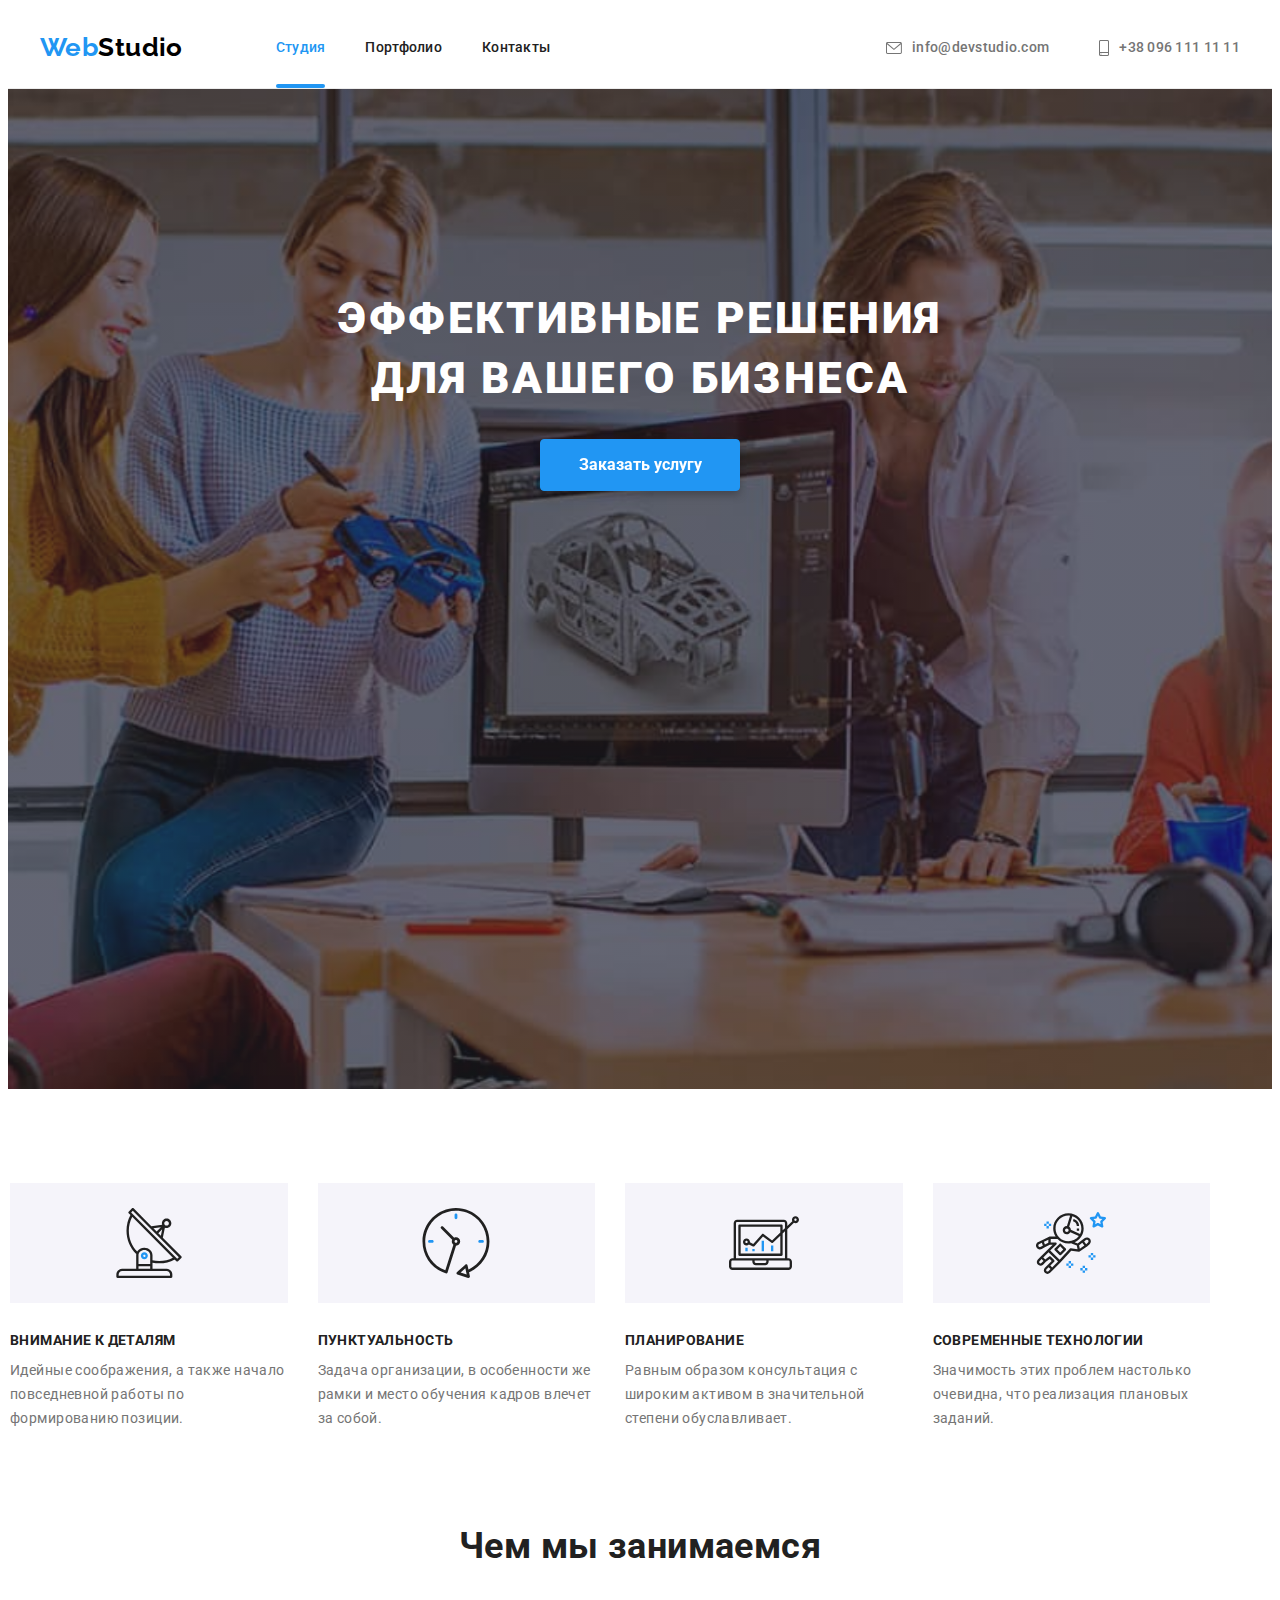
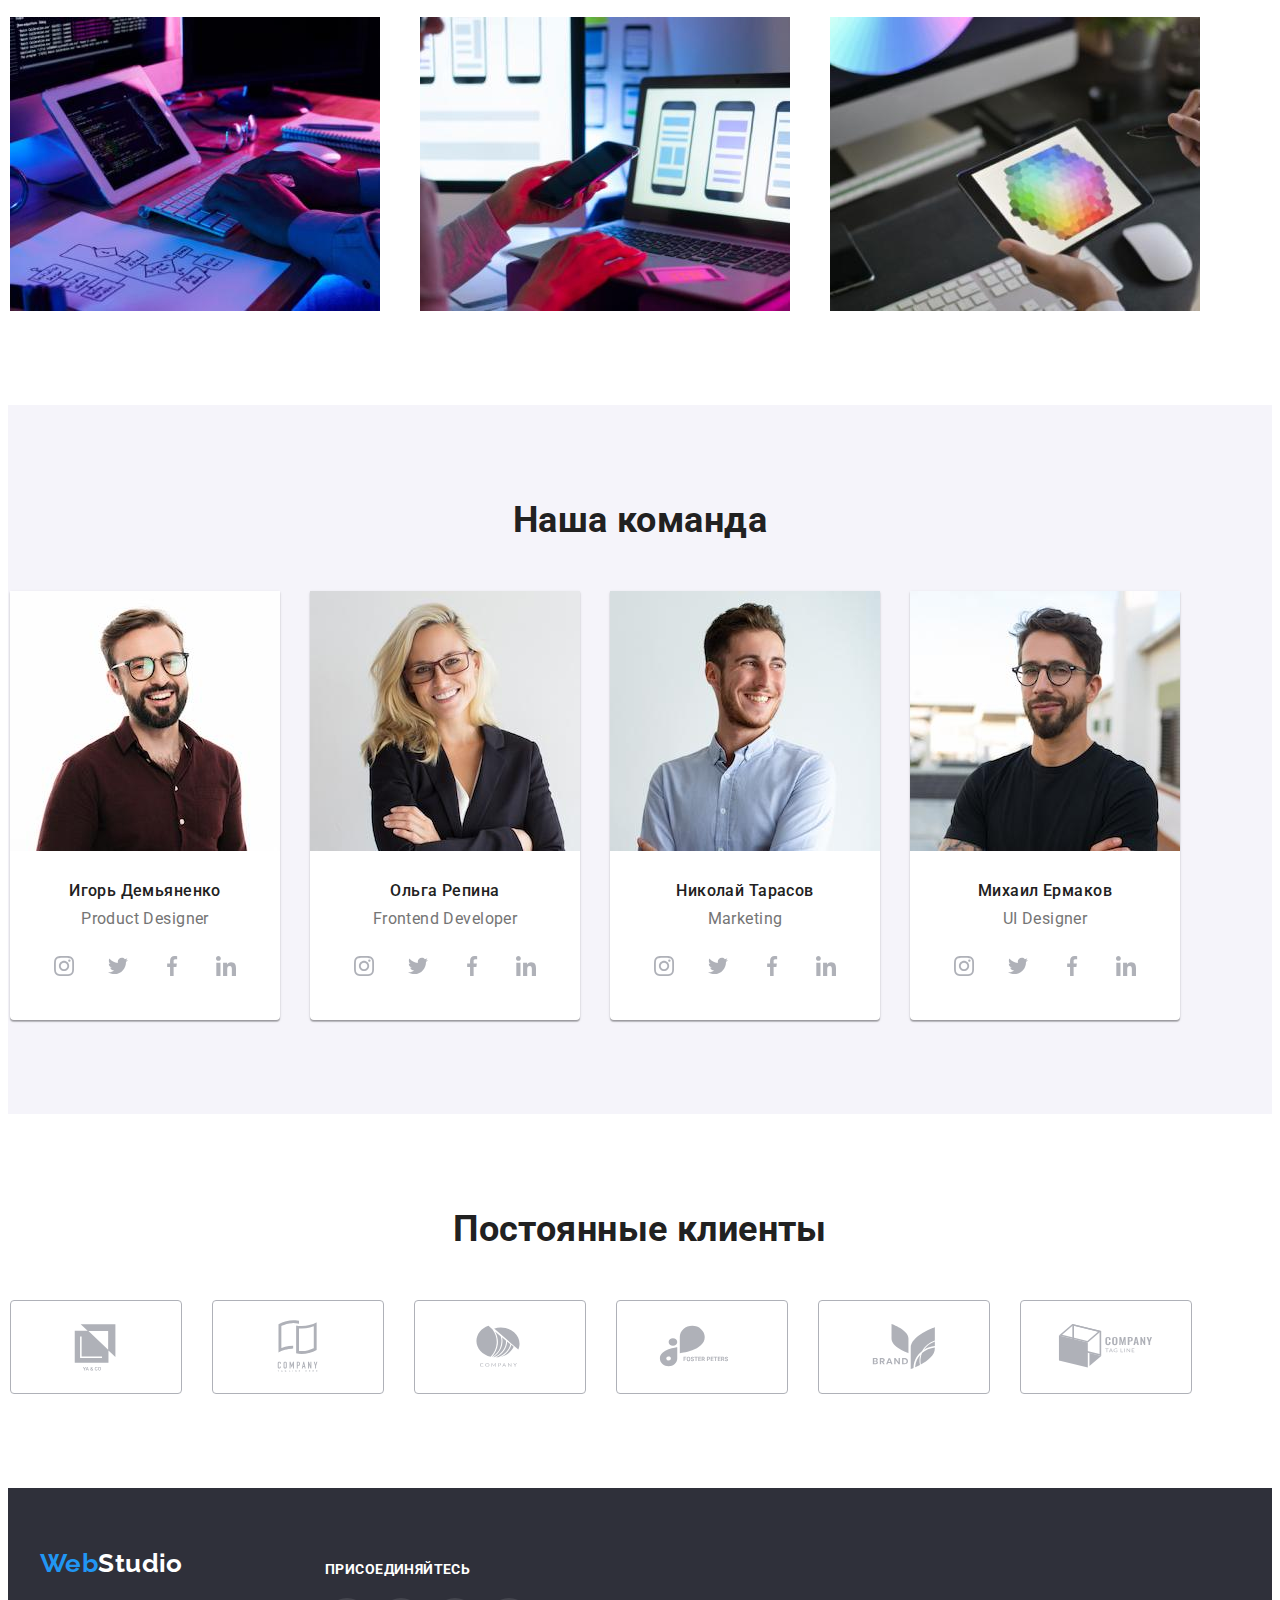
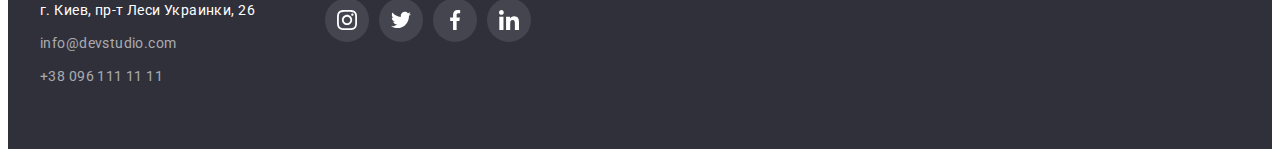
<file: index.html>
<!DOCTYPE html>
<html lang="ru">
  <head>
    <meta charset="UTF-8" />
    <meta http-equiv="X-UA-Compatible" content="IE=edge" />
    <meta name="viewport" content="width=device-width, initial-scale=1.0" />
    <link rel="preconnect" href="https://fonts.googleapis.com" />
    <link rel="preconnect" href="https://fonts.gstatic.com" crossorigin />
    <link
      href="https://fonts.googleapis.com/css2?family=Raleway:wght@700&family=Roboto:wght@400;500;700;900&display=swap"
      rel="stylesheet"
    />
    <link
      rel="stylesheet"
      href="https://cdnjs.cloudflare.com/ajax/libs/modern-normalize/1.1.0/modern-normalize.min.css"
      integrity="sha512-wpPYUAdjBVSE4KJnH1VR1HeZfpl1ub8YT/NKx4PuQ5NmX2tKuGu6U/JRp5y+Y8XG2tV+wKQpNHVUX03MfMFn9Q=="
      crossorigin="anonymous"
      referrerpolicy="no-referrer"
    />
    <title>WebStudio</title>
    <link rel="stylesheet" href="./css/styles.css" />
  </head>
  <body>
    <!----------------------Шапка---------------------->
    <header>
      <div class="container header-nav">
        <a href="./index.html" lang="en" class="logo link">
          <span>Web</span>Studio</a
        >
        <nav>
          <ul class="site-nav list">
            <li class="site-nav-item">
              <a href="./index.html" class="link current">Студия</a>
            </li>
            <li class="site-nav-item">
              <a href="./portfolio.html" class="link">Портфолио</a>
            </li>
            <li class="site-nav-item"><a href="" class="link">Контакты</a></li>
          </ul>
        </nav>
        <ul class="mail-tel list">
          <li class="mail-tel-item">
            <a href="mailto:info@devstudio.com" class="link mail"
              ><svg width="16" height="12" class="icon">
                <use href="./images/symbol-defs.svg#icon-envelope"></use>
              </svg>
              <span class="">info@devstudio.com</span>
            </a>
          </li>
          <li class="mail-tel-item">
            <a href="tel:+380961111111" class="link tel">
              <svg width="10" height="16" class="icon">
                <use href="./images/symbol-defs.svg#icon-smartphone"></use>
              </svg>
              <span>+38 096 111 11 11</span>
            </a>
          </li>
        </ul>
      </div>
    </header>
    <!---------------------- Основная часть ---------------------->
    <main>
      <!----------------------Банер---------------------->
      <section class="hero overlay">
        <div class="container">
          <h1 class="hero-title">Эффективные решения для вашего бизнеса</h1>
          <button type="button" class="hero-button button" data-modal-open>
            Заказать услугу
          </button>
        </div>
      </section>
      <!----------------------Особенности---------------------->
      <section class="features">
        <div class="container">
          <h2 class="visuallly-hidden">Особенности</h2>
          <ul class="feature-list list">
            <li class="features-item antenna">
              <div class="features-icon">
                <svg width="70" height="70">
                  <use href="./images/symbol-defs.svg#icon-antenna"></use>
                </svg>
              </div>
              <h3 class="features-title">Внимание к деталям</h3>
              <p class="features-text">
                Идейные соображения, а также начало повседневной работы по
                формированию позиции.
              </p>
            </li>
            <li class="features-item clock">
              <div class="features-icon">
                <svg width="70" height="70">
                  <use href="./images/symbol-defs.svg#icon-clock"></use>
                </svg>
              </div>
              <h3 class="features-title">Пунктуальность</h3>
              <p class="features-text">
                Задача организации, в особенности же рамки и место обучения
                кадров влечет за собой.
              </p>
            </li>
            <li class="features-item diagram">
              <div class="features-icon">
                <svg width="70" height="70">
                  <use href="./images/symbol-defs.svg#icon-diagram"></use>
                </svg>
              </div>
              <h3 class="features-title">Планирование</h3>
              <p class="features-text">
                Равным образом консультация с широким активом в значительной
                степени обуславливает.
              </p>
            </li>
            <li class="features-item astronaut">
              <div class="features-icon">
                <svg width="70" height="70">
                  <use href="./images/symbol-defs.svg#icon-astronaut"></use>
                </svg>
              </div>
              <h3 class="features-title">Современные технологии</h3>
              <p class="features-text">
                Значимость этих проблем настолько очевидна, что реализация
                плановых заданий.
              </p>
            </li>
          </ul>
        </div>
      </section>
      <!----------------------Чем мы занимаемся---------------------->
      <section class="doing">
        <div class="container">
          <h2 class="section-title">Чем мы занимаемся</h2>
          <ul class="doing-list list">
            <li class="doing-item">
              <img
                src="./images/img_scheme.jpg"
                alt="Созданиe десктопного приложения"
                width="370"
                height="294"
              />
            </li>
            <li class="doing-item">
              <img
                src="./images/img_phone.jpg"
                alt="Созданиe мобильного приложения"
                width="370"
                height="294"
              />
            </li>
            <li class="doing-item">
              <img
                src="./images/img_color.jpg"
                alt="Подбор цветовой схемы"
                width="370"
                height="294"
              />
            </li>
          </ul>
        </div>
      </section>
      <!----------------------Наша команда---------------------->
      <section class="team">
        <div class="container">
          <h2 class="section-title">Наша команда</h2>
          <ul class="team-list list">
            <li class="team-item">
              <img
                src="./images/img_demyanenko.jpg"
                alt="Игорь Демьяненко"
                width="270"
                height="260"
              />
              <div class="team-item-text">
                <h3 class="team-name">Игорь Демьяненко</h3>
                <p lang="en" class="team-position">Product Designer</p>
              </div>
              <ul class="p-social-list social-list list">
                <li class="social-list-item">
                  <a class="p-instagram link" href=""
                    ><svg width="20" height="20">
                      <use
                        href="./images/symbol-defs.svg#icon-instagram"
                      ></use></svg
                  ></a>
                </li>
                <li class="social-list-item">
                  <a class="p-twitter link" href=""
                    ><svg width="20" height="20">
                      <use
                        href="./images/symbol-defs.svg#icon-twitter"
                      ></use></svg
                  ></a>
                </li>
                <li class="social-list-item">
                  <a class="p-facebook link" href=""
                    ><svg width="20" height="20">
                      <use
                        href="./images/symbol-defs.svg#icon-facebook"
                      ></use></svg
                  ></a>
                </li>
                <li class="social-list-item">
                  <a class="p-linkedin link" href=""
                    ><svg width="20" height="20">
                      <use
                        href="./images/symbol-defs.svg#icon-linkedin"
                      ></use></svg
                  ></a>
                </li>
              </ul>
            </li>
            <li class="team-item">
              <img
                src="./images/img_repina.jpg"
                alt="Ольга Репина"
                width="270"
                height="260"
              />
              <div class="team-item-text">
                <h3 class="team-name">Ольга Репина</h3>
                <p lang="en" class="team-position">Frontend Developer</p>
              </div>
              <ul class="p-social-list social-list list">
                <li class="social-list-item">
                  <a class="p-instagram link" href=""
                    ><svg width="20" height="20">
                      <use
                        href="./images/symbol-defs.svg#icon-instagram"
                      ></use></svg
                  ></a>
                </li>
                <li class="social-list-item">
                  <a class="p-twitter link" href=""
                    ><svg width="20" height="20">
                      <use
                        href="./images/symbol-defs.svg#icon-twitter"
                      ></use></svg
                  ></a>
                </li>
                <li class="social-list-item">
                  <a class="p-facebook link" href=""
                    ><svg width="20" height="20">
                      <use
                        href="./images/symbol-defs.svg#icon-facebook"
                      ></use></svg
                  ></a>
                </li>
                <li class="social-list-item">
                  <a class="p-linkedin link" href=""
                    ><svg width="20" height="20">
                      <use
                        href="./images/symbol-defs.svg#icon-linkedin"
                      ></use></svg
                  ></a>
                </li>
              </ul>
            </li>
            <li class="team-item">
              <img
                src="./images/img_tarasov.jpg"
                alt="Николай Тарасов"
                width="270"
                height="260"
              />
              <div class="team-item-text">
                <h3 class="team-name">Николай Тарасов</h3>
                <p lang="en" class="team-position">Marketing</p>
              </div>
              <ul class="p-social-list social-list list">
                <li class="social-list-item">
                  <a class="p-instagram link" href=""
                    ><svg width="20" height="20">
                      <use
                        href="./images/symbol-defs.svg#icon-instagram"
                      ></use></svg
                  ></a>
                </li>
                <li class="social-list-item">
                  <a class="p-twitter link" href=""
                    ><svg width="20" height="20">
                      <use
                        href="./images/symbol-defs.svg#icon-twitter"
                      ></use></svg
                  ></a>
                </li>
                <li class="social-list-item">
                  <a class="p-facebook link" href=""
                    ><svg width="20" height="20">
                      <use
                        href="./images/symbol-defs.svg#icon-facebook"
                      ></use></svg
                  ></a>
                </li>
                <li class="social-list-item">
                  <a class="p-linkedin link" href=""
                    ><svg width="20" height="20">
                      <use
                        href="./images/symbol-defs.svg#icon-linkedin"
                      ></use></svg
                  ></a>
                </li>
              </ul>
            </li>
            <li class="team-item">
              <img
                src="./images/img_yermakov.jpg"
                alt="Михаил Ермаков"
                width="270"
                height="260"
              />
              <div class="team-item-text">
                <h3 class="team-name">Михаил Ермаков</h3>
                <p lang="en" class="team-position">UI Designer</p>
              </div>
              <ul class="p-social-list social-list list">
                <li class="social-list-item">
                  <a class="p-instagram link" href=""
                    ><svg width="20" height="20">
                      <use
                        href="./images/symbol-defs.svg#icon-instagram"
                      ></use></svg
                  ></a>
                </li>
                <li class="social-list-item">
                  <a class="p-twitter link" href=""
                    ><svg width="20" height="20">
                      <use
                        href="./images/symbol-defs.svg#icon-twitter"
                      ></use></svg
                  ></a>
                </li>
                <li class="social-list-item">
                  <a class="p-facebook link" href=""
                    ><svg width="20" height="20">
                      <use
                        href="./images/symbol-defs.svg#icon-facebook"
                      ></use></svg
                  ></a>
                </li>
                <li class="social-list-item">
                  <a class="p-linkedin link" href=""
                    ><svg width="20" height="20">
                      <use
                        href="./images/symbol-defs.svg#icon-linkedin"
                      ></use></svg
                  ></a>
                </li>
              </ul>
            </li>
          </ul>
        </div>
      </section>
      <!----------------------Клиенты---------------------->
      <section class="clients">
        <div class="container">
          <h2 class="section-title">Постоянные клиенты</h2>
          <ul class="clients-list list">
            <li>
              <a class="client" href=""
                ><svg width="106" height="60">
                  <use href="./images/symbol-defs.svg#icon-client1"></use></svg
              ></a>
            </li>
            <li>
              <a class="client" href=""
                ><svg width="106" height="60">
                  <use href="./images/symbol-defs.svg#icon-client2"></use></svg
              ></a>
            </li>
            <li>
              <a class="client" href=""
                ><svg width="106" height="60">
                  <use href="./images/symbol-defs.svg#icon-client3"></use></svg
              ></a>
            </li>
            <li>
              <a class="client" href=""
                ><svg width="106" height="60">
                  <use href="./images/symbol-defs.svg#icon-client4"></use></svg
              ></a>
            </li>
            <li>
              <a class="client" href=""
                ><svg width="106" height="60">
                  <use href="./images/symbol-defs.svg#icon-client5"></use></svg
              ></a>
            </li>
            <li>
              <a class="client" href=""
                ><svg width="106" height="60" class="client-icon">
                  <use href="./images/symbol-defs.svg#icon-client6"></use></svg
              ></a>
            </li>
          </ul>
        </div>
      </section>
    </main>
    <!----------------------Футер---------------------->
    <footer>
      <div class="container footer">
        <div>
          <a href="./index.html" lang="en" class="white link logo">
            <span>Web</span>Studio</a
          >
          <address>
            <ul class="contacts list">
              <li>
                <a
                  href="https://goo.gl/maps/YjU4VwxiPXdr29Ng6"
                  target="_blank"
                  rel="noreferrer noopener"
                  class="contacts-address link"
                  >г. Киев, пр-т Леси Украинки, 26</a
                >
              </li>
              <li>
                <a href="mailto:info@devstudio.com" class="contacts-item link"
                  >info@devstudio.com</a
                >
              </li>
              <li>
                <a href="tel:+380961111111" class="contacts-item link"
                  >+38 096 111 11 11</a
                >
              </li>
            </ul>
          </address>
        </div>
        <div class="social">
          <p class="join">присоединяйтесь</p>
          <ul class="social-list list">
            <li class="social-list-item">
              <a class="instagram" href="">
                <svg width="20" height="20">
                  <use
                    href="./images/symbol-defs.svg#icon-instagram"
                  ></use></svg
              ></a>
            </li>
            <li class="social-list-item">
              <a class="twitter" href=""
                ><svg width="20" height="20">
                  <use href="./images/symbol-defs.svg#icon-twitter"></use></svg
              ></a>
            </li>
            <li class="social-list-item">
              <a class="facebook" href=""
                ><svg width="20" height="20">
                  <use href="./images/symbol-defs.svg#icon-facebook"></use></svg
              ></a>
            </li>
            <li class="social-list-item">
              <a class="linkedin" href=""
                ><svg width="20" height="20">
                  <use href="./images/symbol-defs.svg#icon-linkedin"></use></svg
              ></a>
            </li>
          </ul>
        </div>
      </div>
    </footer>
    <div class="backdrop is-hidden" data-modal>
      <div class="modal">
        <button type="button" class="close-btn button" data-modal-close>
          <svg width="18" height="18">
            <use href="./images/symbol-defs.svg#icon-close"></use>
          </svg>
        </button>
      </div>
    </div>
    <script src="./js/modal.js"></script>
  </body>
</html>
</file>
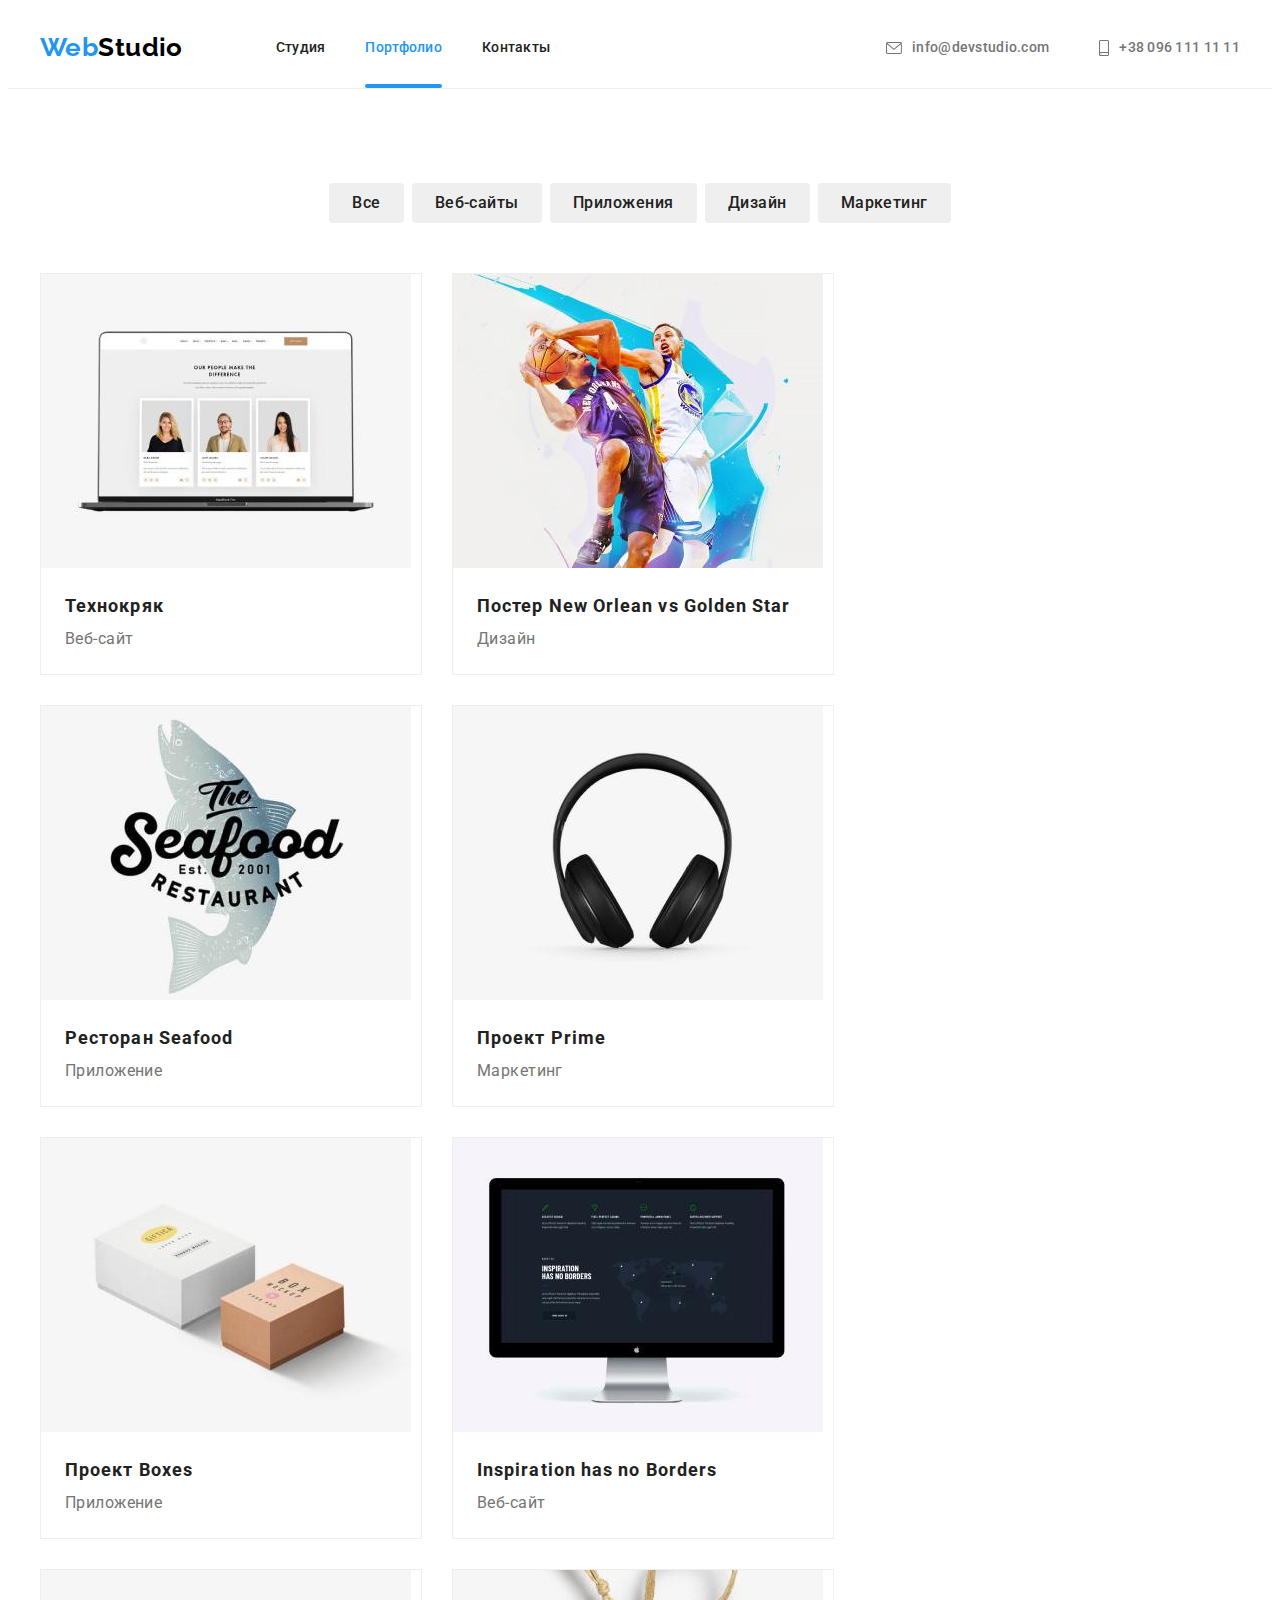
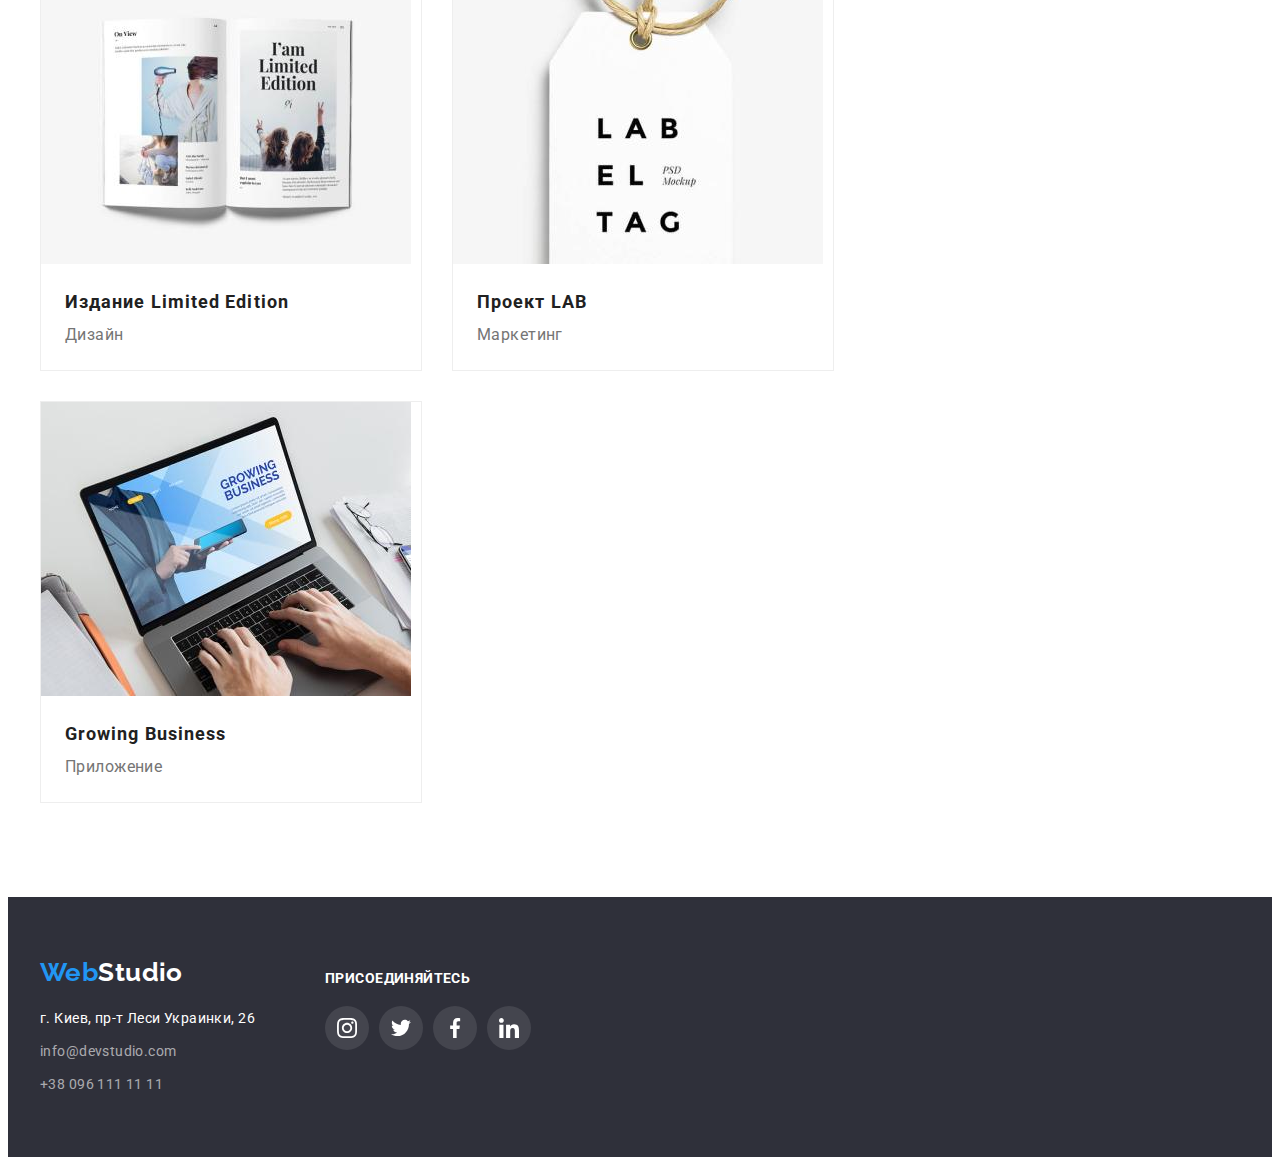
<file: portfolio.html>
<!DOCTYPE html>
<html lang="ru">
  <head>
    <meta charset="UTF-8" />
    <meta http-equiv="X-UA-Compatible" content="IE=edge" />
    <meta name="viewport" content="width=device-width, initial-scale=1.0" />
    <link rel="preconnect" href="https://fonts.googleapis.com" />
    <link rel="preconnect" href="https://fonts.gstatic.com" crossorigin />
    <link
      href="https://fonts.googleapis.com/css2?family=Raleway:wght@700&family=Roboto:wght@400;500;700;900&display=swap"
      rel="stylesheet"
    />
    <link
      rel="stylesheet"
      href="https://cdnjs.cloudflare.com/ajax/libs/modern-normalize/1.1.0/modern-normalize.min.css"
      integrity="sha512-wpPYUAdjBVSE4KJnH1VR1HeZfpl1ub8YT/NKx4PuQ5NmX2tKuGu6U/JRp5y+Y8XG2tV+wKQpNHVUX03MfMFn9Q=="
      crossorigin="anonymous"
      referrerpolicy="no-referrer"
    />
    <title>WebStudio</title>
    <link rel="stylesheet" href="./css/styles.css" />
  </head>
  <body>
    <!-- Шапка -->
    <header>
      <div class="container header-nav">
        <a href="./index.html" lang="en" class="logo link">
          <span>Web</span>Studio</a
        >
        <nav>
          <ul class="site-nav list">
            <li class="site-nav-item">
              <a href="./index.html" class="link">Студия</a>
            </li>
            <li class="site-nav-item">
              <a href="./portfolio.html" class="link current">Портфолио</a>
            </li>
            <li class="site-nav-item"><a href="" class="link">Контакты</a></li>
          </ul>
        </nav>
        <ul class="mail-tel list">
          <li class="mail-tel-item">
            <a href="mailto:info@devstudio.com" class="link mail"
              ><svg width="16" height="12" class="icon">
                <use href="./images/symbol-defs.svg#icon-envelope"></use>
              </svg>
              <span class="">info@devstudio.com</span>
            </a>
          </li>
          <li class="mail-tel-item">
            <a href="tel:+380961111111" class="link tel">
              <svg width="10" height="16" class="icon">
                <use href="./images/symbol-defs.svg#icon-smartphone"></use>
              </svg>
              <span>+38 096 111 11 11</span>
            </a>
          </li>
        </ul>
      </div>
    </header>
    <!-- Основная часть -->
    <main>
      <section class="portfolio">
        <div class="container">
          <h1 class="visuallly-hidden">Наши работы</h1>
          <ul class="portfolio-filter list">
            <li>
              <button type="button" class="portfolio-filter-item button">
                Все
              </button>
            </li>
            <li>
              <button type="button" class="portfolio-filter-item button">
                Веб-сайты
              </button>
            </li>
            <li>
              <button type="button" class="portfolio-filter-item button">
                Приложения
              </button>
            </li>
            <li>
              <button type="button" class="portfolio-filter-item button">
                Дизайн
              </button>
            </li>
            <li>
              <button type="button" class="portfolio-filter-item button">
                Маркетинг
              </button>
            </li>
          </ul>
          <ul class="works-list list">
            <li class="work">
              <a href="" class="link">
                <div class="work-img">
                  <img
                    src="./images/website1.jpg"
                    alt="Технокряк"
                    width="370"
                    height="294"
                  />
                  <div class="work-overlay">
                    <p>
                      Технокряк это современная площадка распространения
                      коронавируса. Компании используют эту платформу для
                      цифрового шпионажа и атак на защищённые сервера
                      конкурентов.
                    </p>
                  </div>
                </div>
                <div class="work-card">
                  <h2 class="work-name">Технокряк</h2>
                  <p class="work-type">Веб-сайт</p>
                </div>
              </a>
            </li>
            <li class="work">
              <a href="" class="link">
                <div class="work-img">
                  <img
                    src="./images/design1.jpg"
                    alt="Постер New Orlean vs Golden Star"
                    width="370"
                    height="294"
                  />
                  <div class="work-overlay">
                    <p>
                      Технокряк это современная площадка распространения
                      коронавируса. Компании используют эту платформу для
                      цифрового шпионажа и атак на защищённые сервера
                      конкурентов.
                    </p>
                  </div>
                </div>
                <div class="work-card">
                  <h2 class="work-name">
                    Постер <span lang="en">New Orlean vs Golden Star</span>
                  </h2>
                  <p class="work-type">Дизайн</p>
                </div>
              </a>
            </li>
            <li class="work">
              <a href="" class="link">
                <div class="work-img">
                  <img
                    src="./images/application1.jpg"
                    alt="Ресторан Seafood"
                    width="370"
                    height="294"
                  />
                  <div class="work-overlay">
                    <p>
                      Технокряк это современная площадка распространения
                      коронавируса. Компании используют эту платформу для
                      цифрового шпионажа и атак на защищённые сервера
                      конкурентов.
                    </p>
                  </div>
                </div>
                <div class="work-card">
                  <h2 class="work-name">
                    Ресторан <span lang="en">Seafood</span>
                  </h2>
                  <p class="work-type">Приложение</p>
                </div>
              </a>
            </li>
            <li class="work">
              <a href="" class="link">
                <div class="work-img">
                  <img
                    src="./images/marketing1.jpg"
                    alt="Проект Prime"
                    width="370"
                    height="294"
                  />
                  <div class="work-overlay">
                    <p>
                      Технокряк это современная площадка распространения
                      коронавируса. Компании используют эту платформу для
                      цифрового шпионажа и атак на защищённые сервера
                      конкурентов.
                    </p>
                  </div>
                </div>
                <div class="work-card">
                  <h2 class="work-name">Проект <span lang="en">Prime</span></h2>
                  <p class="work-type">Маркетинг</p>
                </div>
              </a>
            </li>
            <li class="work">
              <a href="" class="link">
                <div class="work-img">
                  <img
                    src="./images/application2.jpg"
                    alt="Проект Boxes"
                    width="370"
                    height="294"
                  />
                  <div class="work-overlay">
                    <p>
                      Технокряк это современная площадка распространения
                      коронавируса. Компании используют эту платформу для
                      цифрового шпионажа и атак на защищённые сервера
                      конкурентов.
                    </p>
                  </div>
                </div>
                <div class="work-card">
                  <h2 class="work-name">Проект <span lang="en">Boxes</span></h2>
                  <p class="work-type">Приложение</p>
                </div>
              </a>
            </li>
            <li class="work">
              <a href="" class="link">
                <div class="work-img">
                  <img
                    src="./images/website2.jpg"
                    alt="Inspiration has no Borders"
                    width="370"
                    height="294"
                  />
                  <div class="work-overlay">
                    <p>
                      Технокряк это современная площадка распространения
                      коронавируса. Компании используют эту платформу для
                      цифрового шпионажа и атак на защищённые сервера
                      конкурентов.
                    </p>
                  </div>
                </div>
                <div class="work-card">
                  <h2 class="work-name">
                    <span lang="en">Inspiration has no Borders</span>
                  </h2>
                  <p class="work-type">Веб-сайт</p>
                </div>
              </a>
            </li>
            <li class="work">
              <a href="" class="link">
                <div class="work-img">
                  <img
                    src="./images/design2.jpg"
                    alt="Издание Limited Edition"
                    width="370"
                    height="294"
                  />
                  <div class="work-overlay">
                    <p>
                      Технокряк это современная площадка распространения
                      коронавируса. Компании используют эту платформу для
                      цифрового шпионажа и атак на защищённые сервера
                      конкурентов.
                    </p>
                  </div>
                </div>
                <div class="work-card">
                  <h2 class="work-name">
                    Издание <span lang="en">Limited Edition</span>
                  </h2>
                  <p class="work-type">Дизайн</p>
                </div>
              </a>
            </li>
            <li class="work">
              <a href="" class="link">
                <div class="work-img">
                  <img
                    src="./images/marketing2.jpg"
                    alt="Проект LAB"
                    width="370"
                    height="294"
                  />
                  <div class="work-overlay">
                    <p>
                      Технокряк это современная площадка распространения
                      коронавируса. Компании используют эту платформу для
                      цифрового шпионажа и атак на защищённые сервера
                      конкурентов.
                    </p>
                  </div>
                </div>
                <div class="work-card">
                  <h2 class="work-name">Проект <span lang="en">LAB</span></h2>
                  <p class="work-type">Маркетинг</p>
                </div>
              </a>
            </li>
            <li class="work">
              <a href="" class="link">
                <div class="work-img">
                  <img
                    src="./images/application3.jpg"
                    alt="Growing Business"
                    width="370"
                    height="294"
                  />
                  <div class="work-overlay">
                    <p>
                      Технокряк это современная площадка распространения
                      коронавируса. Компании используют эту платформу для
                      цифрового шпионажа и атак на защищённые сервера
                      конкурентов.
                    </p>
                  </div>
                </div>
                <div class="work-card">
                  <h2 class="work-name">
                    <span lang="en">Growing Business</span>
                  </h2>
                  <p class="work-type">Приложение</p>
                </div>
              </a>
            </li>
          </ul>
        </div>
      </section>
    </main>
    <!-- Подвал -->
    <footer>
      <div class="container footer">
        <div>
          <a href="./index.html" lang="en" class="white link logo">
            <span>Web</span>Studio</a
          >
          <address>
            <ul class="contacts list">
              <li>
                <a
                  href="https://goo.gl/maps/YjU4VwxiPXdr29Ng6"
                  target="_blank"
                  rel="noreferrer noopener"
                  class="contacts-address link"
                  >г. Киев, пр-т Леси Украинки, 26</a
                >
              </li>
              <li>
                <a href="mailto:info@devstudio.com" class="contacts-item link"
                  >info@devstudio.com</a
                >
              </li>
              <li>
                <a href="tel:+380961111111" class="contacts-item link"
                  >+38 096 111 11 11</a
                >
              </li>
            </ul>
          </address>
        </div>
        <div class="social">
          <p class="join">присоединяйтесь</p>
          <ul class="social-list list">
            <li class="social-list-item">
              <a class="instagram" href="">
                <svg width="20" height="20">
                  <use
                    href="./images/symbol-defs.svg#icon-instagram"
                  ></use></svg
              ></a>
            </li>
            <li class="social-list-item">
              <a class="twitter" href=""
                ><svg width="20" height="20">
                  <use href="./images/symbol-defs.svg#icon-twitter"></use></svg
              ></a>
            </li>
            <li class="social-list-item">
              <a class="facebook" href=""
                ><svg width="20" height="20">
                  <use href="./images/symbol-defs.svg#icon-facebook"></use></svg
              ></a>
            </li>
            <li class="social-list-item">
              <a class="linkedin" href=""
                ><svg width="20" height="20">
                  <use href="./images/symbol-defs.svg#icon-linkedin"></use></svg
              ></a>
            </li>
          </ul>
        </div>
      </div>
    </footer>
  </body>
</html>
</file>
<file: css/styles.css>
:root {
  --primary-text-color: #757575;
  --title-text-color: #212121;
  --accent-color: #2196f3;
  --background-color: #f5f4fa;
  --footer-background-color: #2f303a;
  --hero-background-color: #c4c4c4;
  --white-color: #ffffff;
  --card-gap: 30px;
  --icon-color: #afb1b8;
  --timing-function: cubic-bezier(0.4, 0, 0.2, 1);
}

body {
  color: var(--primary-text-color);
  background-color: var(--white-color);
  letter-spacing: 0.03em;
  font-size: 14px;
  line-height: 1.71em;
  font-family: "Raleway", sans-serif;
  font-family: "Roboto", sans-serif;
}

.container {
  width: 1200px;
  padding-left: 15px;
  padding-right: 15px;
  margin-left: auto;
  margin-right: auto;
}

.link {
  text-decoration: none;
  color: inherit;
}
.icon {
  fill: currentColor;
  transition: fill 250ms var(--timing-function);
}
.list {
  padding: 0;
  margin: 0;
  list-style: none;
}
.button {
  display: inline-block;
  border: 1px solid transparent;
  font-family: inherit;
  text-align: center;
}
.button:hover {
  cursor: pointer;
}
/* --------------------Шапка-------------------- */
header {
  border-bottom: 1px solid #ececec;
}
.header-nav {
  display: flex;
  align-items: center;
}
.logo {
  display: inline-block;
  margin-right: 93px;
  padding-top: 24px;
  padding-bottom: 25px;
  font-family: "Raleway";
  font-size: 26px;
  line-height: 1.19em;
  font-weight: 700;
  color: #000000;
}
.logo span {
  color: var(--accent-color);
}
.site-nav {
  display: flex;
  font-weight: 500;
  font-size: 14px;
  line-height: 1.14em;
  letter-spacing: 0.02em;
}
.site-nav-item a {
  display: block;
  padding-top: 32px;
  padding-bottom: 32px;
  color: var(--title-text-color);
  transition: color 250ms var(--timing-function);
}
.site-nav-item:not(:last-child) {
  margin-right: 40px;
}

.site-nav-item a:hover,
.site-nav-item a:focus {
  color: var(--accent-color);
}
.site-nav-item .link.current {
  color: var(--accent-color);
  position: relative;
}
@keyframes zoomin {
  0% {
    transform: scaleX(0);
  }
  100% {
    transform: scaleX(1);
  }
}

.current::after {
  position: absolute;
  display: block;
  content: "";
  width: 100%;
  height: 4px;
  background-color: var(--accent-color);
  border-radius: 2px;
  bottom: 0;
  animation: zoomin 250ms var(--timing-function);
}

.mail-tel {
  display: flex;
  margin-left: auto;
}
.mail-tel-item a {
  padding-top: 32px;
  padding-bottom: 32px;
  color: var(--primary-text-color);
  display: flex;
  align-items: center;
  font-size: 14px;
  font-weight: 500;
  line-height: 1.14;
  letter-spacing: 0.02em;
  transition: color 250ms var(--timing-function);
}
.mail-tel-item + .mail-tel-item {
  margin-left: 50px;
}
.mail-tel-item a:hover,
.mail-tel-item a:focus {
  color: var(--accent-color);
}
.mail > span,
.tel > span {
  margin-left: 10px;
}
.icon::hover,
.icon::focus {
  fill: var(--accent-color);
}

/* --------------------Банер-------------------- */
.overlay {
  max-width: 1600px;
  height: 600px;
  margin: 0 auto;
  background-image: linear-gradient(
      to right,
      rgba(47, 48, 58, 0.4),
      rgba(47, 48, 58, 0.4)
    ),
    url(../images/hero.jpg);
  background-repeat: no-repeat;
  background-size: cover;
  background-position: center;
  background-color: var(--hero-background-color);
}
.hero {
  padding-top: 200px;
  padding-bottom: 200px;
  background-color: var(--hero-background-color);
  text-align: center;
}
.hero-title {
  max-width: 696px;
  margin: 0 auto;
  margin-top: 0;
  margin-bottom: 30px;
  text-transform: uppercase;
  font-weight: 900;
  font-size: 44px;
  line-height: 1.36em;
  letter-spacing: 0.06em;
  color: var(--white-color);
  font-weight: 900;
}
.hero-button {
  border-radius: 4px;
  border-color: var(--accent-color);
  padding: 10px 32px;
  min-width: 200px;
  filter: drop-shadow(0px 4px 4px rgba(0, 0, 0, 0.25));
  font-weight: 700;
  font-size: 16px;
  line-height: 1.87em;
  color: var(--white-color);
  background-color: var(--accent-color);
  transition-property: color, background-color;
  transition-duration: 250ms;
  transition-timing-function: var(--timing-function);
}
.hero-button:hover {
  color: var(--accent-color);
  background-color: var(--white-color);
}
/* --------------------Особенности-------------------- */
.features {
  padding-top: 94px;
  padding-bottom: 94px;
}
.visuallly-hidden {
  position: absolute;
  clip: rect(0 0 0 0);
  width: 1px;
  height: 1px;
  margin: -1px;
  padding: 0;
  overflow: hidden;
  border: 0;
}

.feature-list {
  display: flex;
  margin-left: calc(-1 * var(--card-gap));
}
.features-item {
  flex-basis: calc(100% / 4 - var(--card-gap));
}
.features li + li {
  margin-left: var(--card-gap);
}
.features-title {
  margin-top: 0;
  margin-bottom: 10px;
  text-transform: uppercase;
  font-size: 14px;
  line-height: 1.14em;
  font-weight: 700;
  color: var(--title-text-color);
}
.features-text {
  margin: 0;
}
.features-icon {
  display: flex;
  align-items: center;
  justify-content: center;
  height: 120px;
  margin-bottom: var(--card-gap);
  background-color: var(--background-color);
}
/* --------------------Чем мы занимаемся-------------------- */
.doing {
  padding-top: 0;
  padding-bottom: 94px;
}
.doing-list {
  display: flex;
  margin-left: calc(-1 * var(--card-gap));
}
.doing-item {
  flex-basis: calc(100% / 3 - var(--card-gap));
}
.doing li + li {
  margin-left: 30px;
}
.section-title {
  margin-top: 0;
  margin-bottom: 50px;
  font-size: 36px;
  line-height: 1.17em;
  text-align: center;
  font-weight: 700;
  color: var(--title-text-color);
}
/* --------------------Наша команда-------------------- */
.team {
  padding-top: 94px;
  padding-bottom: 94px;
  font-size: 16px;
  background-color: var(--background-color);
}
.team-list {
  display: flex;
  margin-left: calc(-1 * var(--card-gap));
}
.team-item {
  flex-basis: calc(100% / 4 - var(--card-gap));
  max-width: 270px;
  padding-bottom: 32px;
}
.team-item + .team-item {
  margin-left: 30px;
}
.team-item {
  background-color: var(--white-color);
  box-shadow: 0px 1px 3px rgba(0, 0, 0, 0.12), 0px 1px 1px rgba(0, 0, 0, 0.14),
    0px 2px 1px rgba(0, 0, 0, 0.2);
  border-radius: 0px 0px 4px 4px;
}
.team-item-text {
  margin-top: 30px;
}
.team-name {
  margin: 0;
  font-weight: 500;
  font-size: 16px;
  line-height: 1.19em;
  text-align: center;
  font-weight: 500;
  color: var(--title-text-color);
}
.team-position {
  margin-top: 10px;
  margin-bottom: 0;
  line-height: 1.14em;
  text-align: center;
  color: var(--primary-text-color);
}
.social-list,
.p-social-list {
  display: flex;
}
.social-list-item:not(:last-child) {
  margin-right: 10px;
}
.p-linkedin,
.p-facebook,
.p-twitter,
.p-instagram {
  display: flex;
  align-items: center;
  justify-content: center;
  background-color: var(--white-color);
  width: 44px;
  height: 44px;
  border-radius: 50%;
  fill: var(--icon-color);
  transition-property: fill, background-color;
  transition-duration: 250ms;
  transition-timing-function: var(--timing-function);
}

.p-social-list {
  justify-content: center;
  margin-top: 16px;
}
.p-linkedin:hover,
.p-facebook:hover,
.p-twitter:hover,
.p-instagram:hover,
.p-linkedin:focus,
.p-facebook:focus,
.p-twitter:focus,
.p-instagram:focus {
  background-color: var(--accent-color);
  fill: var(--white-color);
}
/* --------------------Клиенты-------------------- */
.clients {
  padding-top: 94px;
  padding-bottom: 94px;
}
.clients-list {
  display: flex;
  margin: 0 auto;
  margin-left: calc(-1 * var(--card-gap));
}
.client-item {
  flex-basis: calc(100% / 6 - var(--card-gap));
  max-width: 270px;
}
.clients-list li + li {
  margin-left: 30px;
}
.client {
  display: flex;
  align-items: center;
  justify-content: center;
  fill: var(--icon-color);
  width: 170px;
  height: 92px;
  border: 1px solid var(--icon-color);
  border-radius: 4px;
  transition-property: fill, border;
  transition-duration: 250ms;
  transition-timing-function: var(--timing-function);
}
.client:hover,
.client:focus {
  fill: var(--accent-color);
  border: 1px solid var(--accent-color);
}

/* --------------------Футер-------------------- */
footer {
  padding-top: 60px;
  padding-bottom: 60px;
  background-color: var(--footer-background-color);
}
.footer {
  display: flex;
}
.logo.white {
  color: var(--white-color);
  padding: 0;
  margin-bottom: 20px;
  margin-right: 0;
}
.contacts li + li {
  margin-top: 9px;
}
.contacts-address {
  font-style: normal;
  letter-spacing: 0.03em;
  color: var(--white-color);
  transition: color 250ms var(--timing-function);
}
.contacts-address:hover,
.contacts-address:focus {
  color: var(--accent-color);
}
.contacts-item {
  letter-spacing: 0.03em;
  font-style: normal;
  color: rgba(255, 255, 255, 0.6);
  transition: color 250ms var(--timing-function);
}
.contacts-item:hover,
.contacts-item:focus {
  color: var(--accent-color);
}
.join {
  padding: 0;
  margin-bottom: 20px;
  font-weight: 700;
  font-size: 14px;
  line-height: 1.14;
  text-transform: uppercase;
  color: var(--white-color);
}
.social {
  margin-left: 70px;
}
.linkedin,
.facebook,
.twitter,
.instagram {
  display: flex;
  align-items: center;
  justify-content: center;
  background-color: rgba(255, 255, 255, 0.1);
  width: 44px;
  height: 44px;
  border-radius: 50%;
  fill: var(--white-color);
  transition: background-color 250ms var(--timing-function);
}
.linkedin:hover,
.facebook:hover,
.twitter:hover,
.instagram:hover,
.linkedin:focus,
.facebook:focus,
.twitter:focus,
.instagram:focus {
  background-color: var(--accent-color);
}
/* --------------------Портфолио-------------------- */
.portfolio {
  padding-top: 94px;
  padding-bottom: 94px;
}
.portfolio-filter {
  display: flex;
  justify-content: center;
  margin-bottom: 50px;
}
.portfolio-filter li + li {
  margin-left: 8px;
}
.portfolio-filter-item {
  padding: 6px 22px;
  border-radius: 4px;
  font-weight: 500;
  font-size: 16px;
  line-height: 1.62em;
  letter-spacing: 0.03em;
  color: var(--title-text-color);
  background-color: var (--background-color);
  transition-property: color, background-color, box-shadow;
  transition-duration: 250ms;
  transition-timing-function: var(--timing-function);
}
.portfolio-filter-item:focus,
.portfolio-filter-item:hover {
  color: var(--white-color);
  background-color: var(--accent-color);
  box-shadow: 0px 3px 1px rgba(0, 0, 0, 0.1), 0px 1px 2px rgba(0, 0, 0, 0.08),
    0px 2px 2px rgba(0, 0, 0, 0.12);
}
.works-list {
  display: flex;
  flex-wrap: wrap;
  margin-bottom: calc(-1 * var(--card-gap));
  margin-left: calc(-1 * var(--card-gap));
}
.work {
  border: 1px solid #eeeeee;
  overflow: hidden;
  flex-basis: calc(100% / 3 - var(--card-gap));
  margin-bottom: var(--card-gap);
  margin-left: var(--card-gap);
  transition-property: box-shadow, transform;
  transition-duration: 250ms;
  transition-timing-function: var(--timing-function);
}
.work-img {
  position: relative;
  overflow: hidden;
}
.work:hover {
  box-shadow: 0px 1px 1px rgba(0, 0, 0, 0.12), 0px 4px 4px rgba(0, 0, 0, 0.06),
    1px 4px 6px rgba(0, 0, 0, 0.16);
}
.work:hover .work-overlay {
  transform: translateY(-100%);
}
img {
  display: block;
  max-width: 100%;
}
.work-overlay {
  position: absolute;
  background-color: rgba(33, 150, 243, 0.9);
  padding: 63px 24px;
  overflow: auto;
  transform: translateY(0%);
  transition-duration: 250ms;
  transition-timing-function: var(--timing-function);
}
.work-overlay > p {
  font-size: 18px;
  line-height: 1.55;
  letter-spacing: 3%;
  color: var(--white-color);
}
.work-card {
  padding: 20px 0 20px 24px;
}
.work-name {
  margin: 0;
  font-weight: 700;
  font-size: 18px;
  line-height: 2em;
  letter-spacing: 0.06em;
  color: var(--title-text-color);
}
.work-type {
  margin: 0;
  font-size: 16px;
  line-height: 1.87em;
  color: var(--primary-text-color);
}

/* --------------------------Модалка --------------------------*/
.backdrop {
  position: fixed;
  top: 0;
  left: 0;
  width: 100%;
  height: 100%;
  background-color: rgba(0, 0, 0, 0.2);
  opacity: 1;
  transition: opacity 250ms var(--timing-function),
    visibility 250ms var(--timing-function);
}
.backdrop.is-hidden {
  visibility: hidden;
  opacity: 0;
  pointer-events: none;
}
.backdrop.is-hidden .modal {
  transform: translate(-50%, -50%) scale(0.7);
}
.modal {
  position: relative;
  top: 50%;
  left: 50%;
  transform: translate(-50%, -50%) scale(1);
  transition: transform 250ms var(--timing-function);
  min-height: 581px;
  width: 528px;
  background-color: var(--white-color);
  box-shadow: 0px 1px 3px rgba(0, 0, 0, 0.12), 0px 1px 1px rgba(0, 0, 0, 0.14),
    0px 2px 1px rgba(0, 0, 0, 0.2);
  border-radius: 4px;
}
.close-btn {
  position: absolute;
  display: flex;
  align-items: center;
  justify-content: center;
  height: 30px;
  width: 30px;
  border-radius: 50%;
  border: 1px solid rgba(0, 0, 0, 0.1);
  top: 8px;
  right: 8px;
}
</file>
